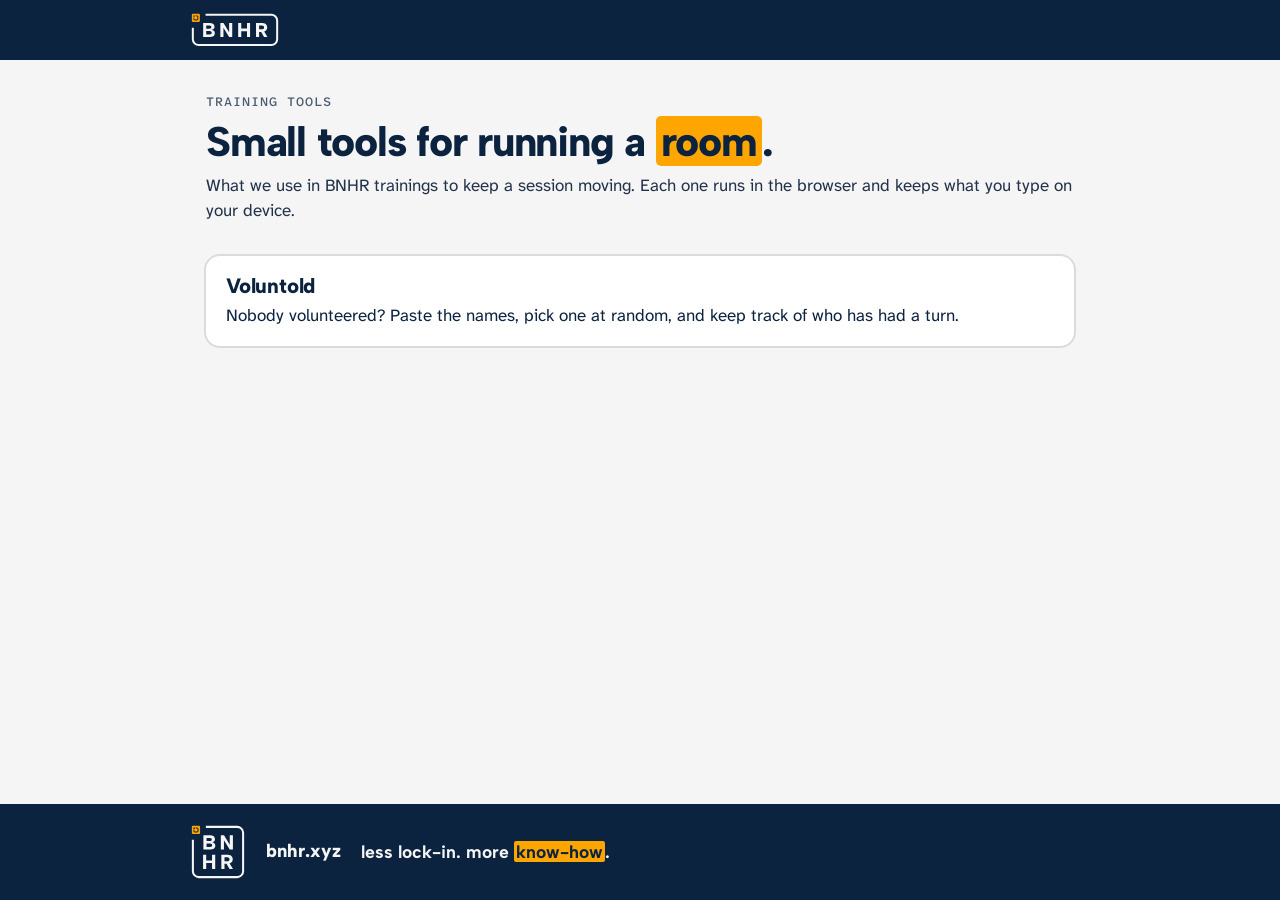
<file: index.html>
<!doctype html>
<html lang="en">
<head>
<meta charset="utf-8">
<meta name="viewport" content="width=device-width, initial-scale=1">
<title>BNHR Training Tools</title>
<meta name="description" content="Small tools we use in BNHR trainings, free for anyone running a room.">
<link rel="canonical" href="https://bnhr.xyz/training-tools/">
<meta property="og:type" content="website">
<meta property="og:site_name" content="BNHR">
<meta property="og:title" content="BNHR Training Tools">
<meta property="og:description" content="Small tools we use in BNHR trainings, free for anyone running a room.">
<meta property="og:url" content="https://bnhr.xyz/training-tools/">
<meta name="color-scheme" content="light dark">
<link rel="icon" href="assets/favicon.svg" type="image/svg+xml">
<link rel="stylesheet" href="assets/fonts.css">
<style>
  /* BNHR 2026 brand: core-light on a light system, core-dark on a dark one (tokens from branding/web-2026/tokens.css) */
  :root {
    --navy: #0c2340; --paper: #f5f5f5; --orange: #ffa500;
    --bg: #f5f5f5; --surface: #ffffff; --ink: #0c2340; --muted: #23324a; --subtle: #4a5a70; --hair: #d9dcdf;
    --band: #0c2340; --focus: #0c2340;
  }
  @media (prefers-color-scheme: dark) {
    :root { --bg: #0c2340; --surface: #10294a; --ink: #f5f5f5; --muted: #d3dbe6; --subtle: #a3b3c9; --hair: #283c56; --band: #10294a; --focus: #ffa500; }
  }
  * { box-sizing: border-box; }
  body { margin: 0; min-height: 100vh; display: flex; flex-direction: column; background: var(--bg); color: var(--ink); font-family: "Atkinson Hyperlegible Next", Arial, sans-serif; font-size: 17px; line-height: 1.5; }
  :focus-visible { outline: 3px solid var(--focus); outline-offset: 2px; }
  .topbar { background: var(--navy); padding: 12px 16px; }
  .topbar .inner, main, .band .inner { max-width: 900px; margin: 0 auto; }
  .topbar img { display: block; height: 36px; width: auto; }
  .topbar :focus-visible, .band :focus-visible { outline-color: var(--orange); }
  main { flex: 1; width: 100%; padding: 32px 16px 64px; }
  .kicker { font-family: "Atkinson Hyperlegible Mono", ui-monospace, monospace; font-weight: 500; font-size: 0.8rem; letter-spacing: 0.08em; text-transform: uppercase; color: var(--subtle); margin: 0 0 8px; }
  h1 { font-family: "Albert Sans", Arial, sans-serif; font-weight: 800; font-size: clamp(2rem, 5vw, 2.6rem); letter-spacing: -0.03em; line-height: 1.1; margin: 0 0 8px; }
  h1 em { font-style: normal; color: var(--navy); background: var(--orange); padding: 0 0.12em; border-radius: 0.12em; }
  .lead { margin: 0 0 32px; color: var(--muted); }
  ul { list-style: none; margin: 0; padding: 0; display: grid; gap: 16px; }
  li a { display: block; background: var(--surface); border-radius: 14px; padding: 18px 20px; text-decoration: none; color: var(--ink); box-shadow: 0 0 0 2px var(--hair); }
  li a:hover, li a:focus-visible { box-shadow: 0 0 0 3px var(--orange); outline: none; }
  .what { display: block; font-family: "Albert Sans", Arial, sans-serif; font-weight: 800; font-size: 1.3rem; letter-spacing: -0.01em; line-height: 1.2; margin: 0 0 4px; }
  .band { background: var(--band); color: var(--paper); padding: 20px 16px; }
  .band .inner { display: flex; flex-wrap: wrap; align-items: center; gap: 12px 20px; }
  .band img { display: block; height: 56px; width: auto; }
  .band .site { font-family: "Albert Sans", Arial, sans-serif; font-weight: 800; font-size: 1.15rem; color: var(--paper); text-decoration: none; }
  .band .tagline { font-family: "Albert Sans", Arial, sans-serif; font-weight: 700; font-size: 1.1rem; text-transform: lowercase; }
  .band .tagline em { font-style: normal; color: var(--navy); background: var(--orange); padding: 0 0.12em; border-radius: 0.12em; }
</style>
</head>
<body>
<header class="topbar"><div class="inner"><a href="https://bnhr.xyz/"><img src="assets/logo-on-navy.svg" alt="BNHR" width="982" height="391"></a></div></header>
<main>
  <p class="kicker">Training tools</p>
  <h1>Small tools for running a <em>room</em>.</h1>
  <p class="lead">What we use in BNHR trainings to keep a session moving. Each one runs in the browser and keeps what you type on your device.</p>
  <ul>
    <li><a href="voluntold/">
      <span class="what">Voluntold</span>
      Nobody volunteered? Paste the names, pick one at random, and keep track of who has had a turn.
    </a></li>
  </ul>
</main>
<footer class="band">
  <div class="inner">
    <img src="assets/logo-square-on-navy.svg" alt="BNHR">
    <a class="site" href="https://bnhr.xyz/">bnhr.xyz</a>
    <span class="tagline">less lock-in. more <em>know-how</em>.</span>
  </div>
</footer>
</body>
</html>
</file>
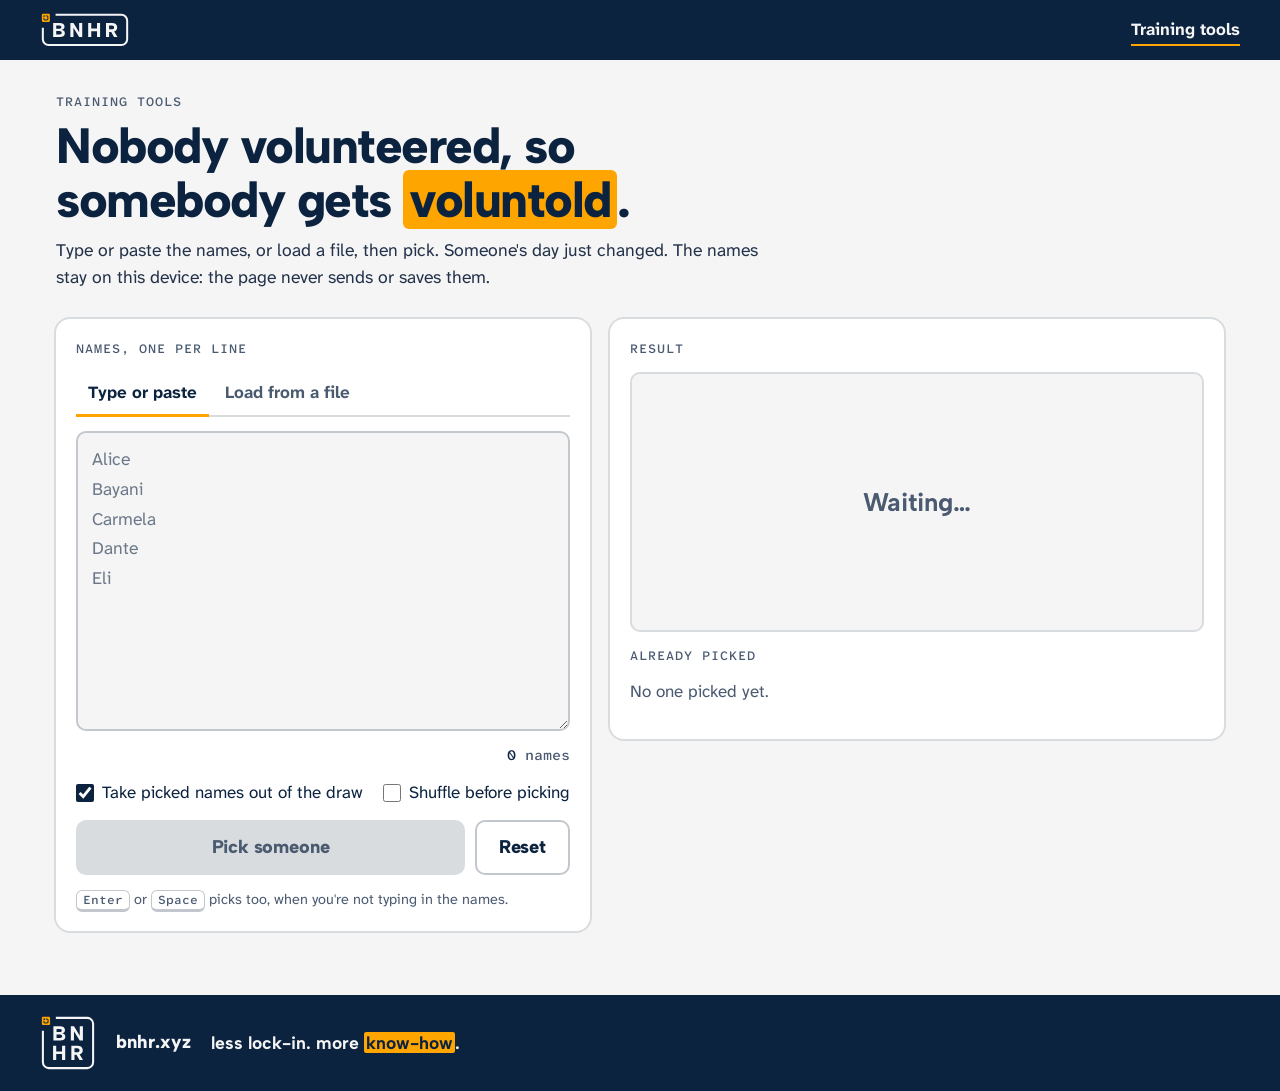
<file: voluntold/index.html>
<!doctype html>
<html lang="en">
<head>
<meta charset="utf-8">
<meta name="viewport" content="width=device-width, initial-scale=1">
<title>Voluntold · BNHR training tools</title>
<meta name="description" content="Nobody volunteered, so somebody gets voluntold: paste the names or load a file, and pick one at random.">
<link rel="canonical" href="https://bnhr.xyz/training-tools/voluntold/">
<meta property="og:type" content="website">
<meta property="og:site_name" content="BNHR">
<meta property="og:title" content="Voluntold">
<meta property="og:description" content="Nobody volunteered, so somebody gets voluntold: paste the names or load a file, and pick one at random.">
<meta property="og:url" content="https://bnhr.xyz/training-tools/voluntold/">
<meta name="color-scheme" content="light dark">
<link rel="icon" href="favicon.svg" type="image/svg+xml">
<link rel="stylesheet" href="fonts.css">
<style>
  /* BNHR 2026 brand: core-light on a light system, core-dark on a dark one (tokens from branding/web-2026/tokens.css).
     Navy header and straight footer band, Albert Sans 800 headlines, Atkinson Hyperlegible Next text, Atkinson
     Hyperlegible Mono labels, and the highlight: navy on the orange block, its full stop outside. */
  :root {
    --navy: #0c2340;
    --paper: #f5f5f5;
    --orange: #ffa500;
    --hazard: #ffd400;

    --bg: #f5f5f5;
    --surface: #ffffff;
    --ink: #0c2340;
    --muted: #23324a;
    --subtle: #4a5a70;
    --rule: #c2c7cd;
    --hair: #d9dcdf;
    --band: #0c2340;
    --focus: #0c2340;
    --tint: #ebeef2;

    --display: "Albert Sans", Arial, sans-serif;
    --text: "Atkinson Hyperlegible Next", Arial, sans-serif;
    --mono: "Atkinson Hyperlegible Mono", ui-monospace, monospace;
    --radius: 14px;
  }
  @media (prefers-color-scheme: dark) {
    :root {
      --bg: #0c2340;
      --surface: #10294a;
      --ink: #f5f5f5;
      --muted: #d3dbe6;
      --subtle: #a3b3c9;
      --rule: #3f5168;
      --hair: #283c56;
      --band: #10294a;
      --focus: #ffa500;
      --tint: #15335a;
    }
  }

  * { box-sizing: border-box; }
  html { -webkit-text-size-adjust: 100%; }
  body {
    margin: 0; min-height: 100vh; display: flex; flex-direction: column;
    background: var(--bg); color: var(--ink);
    font-family: var(--text); font-size: 17px; line-height: 1.5;
  }
  button, input, textarea { font: inherit; color: inherit; }
  :focus-visible { outline: 3px solid var(--focus); outline-offset: 2px; }
  a { color: inherit; text-decoration-color: var(--orange); text-decoration-thickness: 2px; text-underline-offset: 3px; }

  /* The highlight: navy words on the orange block */
  em.hl, h1 em {
    font-style: normal; color: var(--navy); background: var(--orange);
    padding: 0 0.12em; border-radius: 0.12em;
    -webkit-box-decoration-break: clone; box-decoration-break: clone;
  }

  /* Header: the horizontal logo on navy, and the way back to the other tools */
  .topbar { background: var(--navy); color: var(--paper); padding: 12px 16px; }
  .topbar .inner { max-width: 1200px; margin: 0 auto; display: flex; align-items: center; justify-content: space-between; gap: 16px; }
  .topbar img { display: block; height: 36px; width: auto; }
  .topbar nav a { color: var(--paper); text-decoration: none; font-weight: 700; padding: 4px 0; border-bottom: 2px solid var(--orange); }
  .topbar :focus-visible, .band :focus-visible { outline-color: var(--orange); }

  main { flex: 1; width: 100%; max-width: 1200px; margin: 0 auto; padding: 32px 16px 48px; }

  .kicker {
    font-family: var(--mono); font-weight: 500; font-size: 0.8rem; letter-spacing: 0.08em; text-transform: uppercase;
    color: var(--subtle); margin: 0 0 8px;
  }
  h1 {
    font-family: var(--display); font-weight: 800; font-size: clamp(2rem, 4.6vw, 3.1rem);
    letter-spacing: -0.03em; line-height: 1.08; margin: 0 0 12px; max-width: 18em; text-wrap: balance;
  }
  .lead { margin: 0 0 28px; color: var(--muted); font-size: 1.1rem; max-width: 40em; }

  .workspace { display: grid; grid-template-columns: minmax(0, 1fr) minmax(0, 1.15fr); gap: 20px; align-items: start; }
  .panel {
    background: var(--surface); border-radius: var(--radius); box-shadow: 0 0 0 2px var(--hair);
    padding: 20px; display: flex; flex-direction: column; gap: 14px; min-width: 0;
  }
  .panel h2 { margin: 0; }

  /* Names: type or paste, or load a file */
  .tabs { display: flex; gap: 4px; border-bottom: 2px solid var(--hair); }
  .tabs button {
    background: none; border: 0; border-bottom: 3px solid transparent; margin-bottom: -2px;
    padding: 8px 12px; font-weight: 700; color: var(--subtle); cursor: pointer;
  }
  .tabs button:hover { color: var(--ink); }
  .tabs button[aria-selected="true"] { color: var(--ink); border-bottom-color: var(--orange); }
  .tab-panel { display: flex; flex-direction: column; }
  .tab-panel[hidden] { display: none; }

  textarea {
    width: 100%; min-height: 300px; resize: vertical;
    background: var(--bg); border: 2px solid var(--rule); border-radius: 10px;
    padding: 12px 14px; font-size: 1.1rem; line-height: 1.7;
  }
  textarea:focus-visible { outline: none; border-color: var(--focus); box-shadow: 0 0 0 1px var(--focus); }
  textarea::placeholder { color: var(--subtle); opacity: 0.8; }
  textarea[readonly] { opacity: 0.7; }

  .drop-zone {
    position: relative; min-height: 300px; padding: 24px;
    display: flex; flex-direction: column; align-items: center; justify-content: center; gap: 10px; text-align: center;
    background: var(--bg); border: 2px dashed var(--rule); border-radius: 10px; cursor: pointer;
  }
  .drop-zone:hover, .drop-zone.drag-over { border-color: var(--ink); background: var(--tint); }
  .drop-zone:focus-within { outline: 3px solid var(--focus); outline-offset: 2px; }
  .drop-zone input { position: absolute; inset: 0; width: 100%; height: 100%; opacity: 0; cursor: pointer; }
  .drop-zone svg { width: 44px; height: 44px; pointer-events: none; }
  .drop-zone .icon-error { display: none; }
  .drop-zone.error .icon-file { display: none; }
  .drop-zone.error .icon-error { display: block; }
  .drop-text { font-family: var(--display); font-weight: 700; font-size: 1.2rem; pointer-events: none; }
  .drop-sub { color: var(--subtle); pointer-events: none; }

  .name-count { margin: 0; font-family: var(--mono); font-size: 0.9rem; color: var(--subtle); text-align: right; }
  .name-count strong { color: var(--ink); font-weight: 500; }

  .options { display: flex; flex-wrap: wrap; gap: 8px 20px; border: 0; margin: 0; padding: 0; }
  .option { display: flex; align-items: center; gap: 8px; cursor: pointer; user-select: none; }
  .option input { width: 18px; height: 18px; margin: 0; accent-color: var(--ink); cursor: pointer; }

  .controls { display: flex; flex-wrap: wrap; gap: 10px; }
  .btn {
    border: 2px solid transparent; border-radius: 10px; padding: 12px 22px; cursor: pointer;
    font-family: var(--display); font-weight: 800; font-size: 1.15rem; letter-spacing: -0.01em;
  }
  .btn-pick { flex: 1; background: var(--orange); color: var(--navy); }
  .btn-pick:hover:not(:disabled) { box-shadow: inset 0 0 0 2px var(--navy); }
  .btn-pick:disabled { background: var(--hair); color: var(--subtle); cursor: not-allowed; }
  .btn-reset { background: transparent; color: var(--ink); border-color: var(--rule); }
  .btn-reset:hover { border-color: var(--ink); }
  .hint { margin: 0; font-size: 0.9rem; color: var(--subtle); }
  kbd { font-family: var(--mono); font-size: 0.85em; padding: 1px 6px; border: 1.5px solid var(--rule); border-bottom-width: 3px; border-radius: 6px; }

  /* Result: big enough to read on a projector at the back of the room */
  .result-box {
    min-height: 260px; padding: 28px 20px; border-radius: 10px;
    background: var(--bg); box-shadow: inset 0 0 0 2px var(--hair);
    display: flex; flex-direction: column; align-items: center; justify-content: center; gap: 10px; text-align: center;
  }
  .result-box.picked { box-shadow: inset 0 0 0 3px var(--orange); }
  .result-placeholder { margin: 0; font-family: var(--display); font-weight: 700; font-size: 1.6rem; color: var(--subtle); }
  .result-label { margin: 0; }
  .result-name {
    margin: 0; max-width: 100%; overflow-wrap: anywhere;
    font-family: var(--display); font-weight: 800; font-size: clamp(2.4rem, 6vw, 5rem); letter-spacing: -0.035em; line-height: 1.25;
  }
  .result-box.picked .result-name span {
    color: var(--navy); background: var(--orange); padding: 0 0.14em; border-radius: 0.1em;
    -webkit-box-decoration-break: clone; box-decoration-break: clone;
  }
  .result-box.rolling .result-name { color: var(--subtle); }

  .picked-head { display: flex; justify-content: space-between; align-items: baseline; gap: 12px; }
  .picked-list { list-style: none; margin: 0; padding: 0; max-height: 280px; overflow-y: auto; }
  .picked-list li { display: flex; align-items: center; gap: 12px; padding: 6px 4px; border-bottom: 1px solid var(--hair); animation: arrive 0.25s ease; }
  .picked-list li:last-child { border-bottom: 0; }
  .pick-num { font-family: var(--mono); font-size: 0.85rem; color: var(--subtle); min-width: 2.2em; text-align: right; }
  .pick-name { flex: 1; font-weight: 700; overflow-wrap: anywhere; }
  .pick-remove {
    background: none; border: 0; border-radius: 6px; width: 32px; height: 32px; cursor: pointer;
    color: var(--subtle); font-size: 1.3rem; line-height: 1;
  }
  .pick-remove:hover { color: var(--ink); background: var(--tint); }
  .picked-empty { margin: 0; color: var(--subtle); }
  @keyframes arrive { from { opacity: 0; transform: translateX(-6px); } to { opacity: 1; transform: none; } }

  /* Footer: the straight band, with the square logo, bnhr.xyz and the tagline */
  .band { background: var(--band); color: var(--paper); padding: 20px 16px; margin-top: 16px; }
  .band .inner { max-width: 1200px; margin: 0 auto; display: flex; flex-wrap: wrap; align-items: center; gap: 12px 20px; }
  .band img { display: block; height: 56px; width: auto; }
  .band .site { font-family: var(--display); font-weight: 800; font-size: 1.15rem; color: var(--paper); text-decoration: none; }
  .band .tagline { font-family: var(--display); font-weight: 700; font-size: 1.1rem; text-transform: lowercase; }
  .band .tagline em { font-style: normal; color: var(--navy); background: var(--orange); padding: 0 0.12em; border-radius: 0.12em; }

  .visually-hidden { position: absolute; width: 1px; height: 1px; overflow: hidden; clip-path: inset(50%); white-space: nowrap; }

  @media (max-width: 860px) {
    .workspace { grid-template-columns: 1fr; }
    textarea, .drop-zone { min-height: 180px; }
    .result-box { min-height: 160px; }
    .picked-list { max-height: 220px; }
  }
  @media (prefers-reduced-motion: reduce) {
    .picked-list li { animation: none; }
  }
</style>
</head>
<body>

<header class="topbar">
  <div class="inner">
    <a href="https://bnhr.xyz/"><img src="logo-on-navy.svg" alt="BNHR" width="982" height="391"></a>
    <nav aria-label="BNHR training tools"><a href="../">Training tools</a></nav>
  </div>
</header>

<main>
  <p class="kicker">Training tools</p>
  <h1>Nobody volunteered, so somebody gets <em>voluntold</em>.</h1>
  <p class="lead">Type or paste the names, or load a file, then pick. Someone's day just changed. The names stay on this device: the page never sends or saves them.</p>

  <div class="workspace">

    <section class="panel" aria-labelledby="names-heading">
      <h2 class="kicker" id="names-heading">Names, one per line</h2>

      <div class="tabs" role="tablist" aria-labelledby="names-heading">
        <button type="button" role="tab" id="tab-type" aria-controls="panel-type" aria-selected="true">Type or paste</button>
        <button type="button" role="tab" id="tab-file" aria-controls="panel-file" aria-selected="false" tabindex="-1">Load from a file</button>
      </div>

      <div class="tab-panel" id="panel-type" role="tabpanel" aria-labelledby="tab-type">
        <label class="visually-hidden" for="names-input">Names, one per line</label>
        <textarea id="names-input" placeholder="Alice&#10;Bayani&#10;Carmela&#10;Dante&#10;Eli" spellcheck="false" autocomplete="off"></textarea>
      </div>

      <div class="tab-panel" id="panel-file" role="tabpanel" aria-labelledby="tab-file" hidden>
        <div class="drop-zone" id="drop-zone">
          <input type="file" id="file-input" accept=".txt,text/plain" aria-describedby="drop-sub">
          <svg class="icon-file" viewBox="0 0 24 24" fill="none" stroke="currentColor" stroke-width="1.8" stroke-linejoin="round" aria-hidden="true"><path d="M14 3H6.5A1.5 1.5 0 0 0 5 4.5v15A1.5 1.5 0 0 0 6.5 21h11a1.5 1.5 0 0 0 1.5-1.5V8z"/><path d="M14 3v5h5M8.5 12.5h7M8.5 16h5"/></svg>
          <svg class="icon-error" viewBox="0 0 24 24" aria-hidden="true"><path d="M12 3 2 20.5h20z" fill="#ffd400" stroke="#0c2340" stroke-width="1.6" stroke-linejoin="round"/><path d="M12 9.5v5" stroke="#0c2340" stroke-width="2" stroke-linecap="round"/><circle cx="12" cy="17.4" r="1.15" fill="#0c2340"/></svg>
          <div class="drop-text" id="drop-text" aria-live="polite">Drop a .txt file here</div>
          <div class="drop-sub" id="drop-sub">or click to choose one: a plain text file, one name per line</div>
        </div>
      </div>

      <p class="name-count" id="name-count">0 names</p>

      <fieldset class="options">
        <legend class="visually-hidden">Options</legend>
        <label class="option"><input type="checkbox" id="opt-remove" checked> Take picked names out of the draw</label>
        <label class="option"><input type="checkbox" id="opt-shuffle"> Shuffle before picking</label>
      </fieldset>

      <div class="controls">
        <button type="button" class="btn btn-pick" id="btn-pick" disabled>Pick someone</button>
        <button type="button" class="btn btn-reset" id="btn-reset" title="Clear the picked list and put every name back in the draw">Reset</button>
      </div>
      <p class="hint"><kbd>Enter</kbd> or <kbd>Space</kbd> picks too, when you're not typing in the names.</p>
    </section>

    <section class="panel" aria-labelledby="result-heading">
      <h2 class="kicker" id="result-heading">Result</h2>

      <div class="result-box" id="result-box" aria-live="polite">
        <p class="result-placeholder" id="result-placeholder">Waiting…</p>
        <p class="kicker result-label" id="result-label" hidden>Voluntold</p>
        <p class="result-name" id="result-name" hidden><span></span></p>
      </div>

      <div class="picked-head">
        <h2 class="kicker" id="picked-heading">Already picked</h2>
      </div>
      <p class="picked-empty" id="picked-empty">No one picked yet.</p>
      <ol class="picked-list" id="picked-list" aria-labelledby="picked-heading"></ol>
    </section>

  </div>
</main>

<footer class="band">
  <div class="inner">
    <img src="logo-square-on-navy.svg" alt="BNHR">
    <a class="site" href="https://bnhr.xyz/">bnhr.xyz</a>
    <span class="tagline">less lock-in. more <em>know-how</em>.</span>
  </div>
</footer>

<script>
  const $ = id => document.getElementById(id);
  const namesInput = $('names-input');
  const countEl = $('name-count');
  const btnPick = $('btn-pick');
  const btnReset = $('btn-reset');
  const resultBox = $('result-box');
  const resultPh = $('result-placeholder');
  const resultLbl = $('result-label');
  const resultName = $('result-name');
  const resultText = resultName.querySelector('span');
  const pickedList = $('picked-list');
  const pickedEmpty = $('picked-empty');
  const optRemove = $('opt-remove');
  const optShuffle = $('opt-shuffle');
  const fileInput = $('file-input');
  const dropZone = $('drop-zone');
  const dropText = $('drop-text');
  const dropSub = $('drop-sub');
  const tabs = [...document.querySelectorAll('[role="tab"]')];

  const SHUFFLE_MS = 1400;
  const SHUFFLE_STEP_MS = 80;
  const DROP_TEXT = dropText.textContent;
  const DROP_SUB = dropSub.textContent;

  let pickedNames = [];
  const removedSet = new Set();
  let shuffleTimer = null;   // set only while a shuffle runs, so a pick can't start on top of one
  let dropTimer = null;

  // ── Tabs ──
  function switchToTab(tab, focus) {
    for (const t of tabs) {
      const on = t === tab;
      t.setAttribute('aria-selected', String(on));
      t.tabIndex = on ? 0 : -1;
      $(t.getAttribute('aria-controls')).hidden = !on;
    }
    if (focus) tab.focus();
  }

  tabs.forEach((tab, i) => {
    tab.addEventListener('click', () => switchToTab(tab));
    tab.addEventListener('keydown', e => {
      const step = { ArrowRight: 1, ArrowLeft: -1 }[e.key];
      if (!step) return;
      e.preventDefault();
      switchToTab(tabs[(i + step + tabs.length) % tabs.length], true);
    });
  });

  // ── Names always come from the text box; each name counts once ──
  function getNames() {
    return [...new Set(namesInput.value.split(/\r?\n/).map(n => n.trim()).filter(Boolean))];
  }

  function getPool() {
    const all = getNames();
    return optRemove.checked ? all.filter(n => !removedSet.has(n)) : all;
  }

  function updateUI() {
    const all = getNames();
    const pool = getPool();
    const showRemaining = optRemove.checked && pool.length !== all.length;

    countEl.innerHTML = `<strong>${all.length}</strong> name${all.length === 1 ? '' : 's'}`
      + (showRemaining ? ` · <strong>${pool.length}</strong> left in the draw` : '');

    btnPick.disabled = shuffleTimer !== null || pool.length === 0;
    btnPick.textContent = all.length > 0 && pool.length === 0 ? 'Everyone picked' : 'Pick someone';
  }

  // ── File loading: fills the text box and switches back to it ──
  function loadFile(file) {
    if (!file || !(file.type === 'text/plain' || /\.txt$/i.test(file.name))) {
      showDropError('Please use a .txt file');
      return;
    }
    const reader = new FileReader();
    reader.onload = () => {
      const lines = String(reader.result).split(/\r?\n/).map(n => n.trim()).filter(Boolean);
      if (lines.length === 0) {
        showDropError('That file is empty');
        return;
      }
      namesInput.value = lines.join('\n');
      resetDropZone();
      switchToTab(tabs[0]);
      namesInput.focus();
      updateUI();
    };
    reader.onerror = () => showDropError("Couldn't read that file");
    reader.readAsText(file);
  }

  function showDropError(msg) {
    clearTimeout(dropTimer);
    dropZone.classList.add('error');
    dropText.textContent = msg;
    dropSub.textContent = 'Try another file.';
    fileInput.value = '';
    dropTimer = setTimeout(resetDropZone, 3000);
  }

  function resetDropZone() {
    clearTimeout(dropTimer);
    dropZone.classList.remove('drag-over', 'error');
    dropText.textContent = DROP_TEXT;
    dropSub.textContent = DROP_SUB;
    fileInput.value = '';
  }

  fileInput.addEventListener('change', () => { if (fileInput.files[0]) loadFile(fileInput.files[0]); });
  dropZone.addEventListener('dragover', e => { e.preventDefault(); dropZone.classList.add('drag-over'); });
  dropZone.addEventListener('dragleave', () => dropZone.classList.remove('drag-over'));
  dropZone.addEventListener('drop', e => {
    e.preventDefault();
    dropZone.classList.remove('drag-over');
    if (e.dataTransfer.files[0]) loadFile(e.dataTransfer.files[0]);
  });

  // ── Picked list ──
  function renderPicked() {
    pickedList.replaceChildren(...pickedNames.map((name, i) => {
      const li = document.createElement('li');
      const num = document.createElement('span');
      num.className = 'pick-num';
      num.textContent = `${i + 1}.`;
      const nm = document.createElement('span');
      nm.className = 'pick-name';
      nm.textContent = name;
      const rm = document.createElement('button');
      rm.type = 'button';
      rm.className = 'pick-remove';
      rm.dataset.index = i;
      rm.textContent = '×';
      rm.title = 'Take off the picked list';
      rm.setAttribute('aria-label', `Take ${name} off the picked list`);
      li.append(num, nm, rm);
      return li;
    }));
    pickedEmpty.hidden = pickedNames.length > 0;
    pickedList.scrollTop = pickedList.scrollHeight;
  }

  pickedList.addEventListener('click', e => {
    const btn = e.target.closest('.pick-remove');
    if (!btn) return;
    const [name] = pickedNames.splice(Number(btn.dataset.index), 1);
    if (!pickedNames.includes(name)) removedSet.delete(name);
    renderPicked();
    updateUI();
  });

  // ── Pick ──
  const randomFrom = list => list[Math.floor(Math.random() * list.length)];

  function showName(name, state) {
    resultPh.hidden = true;
    resultLbl.hidden = false;
    resultName.hidden = false;
    resultText.textContent = name;
    resultBox.classList.toggle('rolling', state === 'rolling');
    resultBox.classList.toggle('picked', state === 'picked');
    resultBox.setAttribute('aria-busy', String(state === 'rolling'));
  }

  function stopShuffle() {
    clearInterval(shuffleTimer);
    shuffleTimer = null;
    namesInput.readOnly = false;
  }

  function land(name) {
    stopShuffle();
    showName(name, 'picked');
    if (optRemove.checked) removedSet.add(name);
    pickedNames.push(name);
    renderPicked();
    updateUI();
  }

  function pick() {
    const pool = getPool();
    if (shuffleTimer !== null || pool.length === 0) return;
    const chosen = randomFrom(pool);
    if (!optShuffle.checked) {
      land(chosen);
      return;
    }
    // The names are fixed while the shuffle runs, so what it lands on is still in the list
    namesInput.readOnly = true;
    showName(randomFrom(pool), 'rolling');
    let elapsed = 0;
    shuffleTimer = setInterval(() => {
      elapsed += SHUFFLE_STEP_MS;
      if (elapsed >= SHUFFLE_MS) land(chosen);
      else showName(randomFrom(pool), 'rolling');
    }, SHUFFLE_STEP_MS);
    updateUI();
  }

  // ── Reset ──
  function reset() {
    stopShuffle();
    pickedNames = [];
    removedSet.clear();
    resultPh.hidden = false;
    resultLbl.hidden = true;
    resultName.hidden = true;
    resultText.textContent = '';
    resultBox.classList.remove('picked', 'rolling');
    resultBox.removeAttribute('aria-busy');
    renderPicked();
    updateUI();
  }

  namesInput.addEventListener('input', updateUI);
  optRemove.addEventListener('change', updateUI);
  btnPick.addEventListener('click', pick);
  btnReset.addEventListener('click', reset);

  // Enter or Space picks from anywhere on the page, but never takes those keys from a control that has them
  document.addEventListener('keydown', e => {
    if (e.key !== 'Enter' && e.key !== ' ') return;
    if (e.repeat || e.altKey || e.ctrlKey || e.metaKey) return;
    if (e.target.closest('input, textarea, select, button, a, [contenteditable]')) return;
    e.preventDefault();
    pick();
  });

  renderPicked();
  updateUI();
</script>
</body>
</html>
</file>
<file: assets/fonts.css>
/* BNHR 2026 web fonts, copied from the brand's web kit (branding/web-2026/fonts.css): the faces this page uses.
   SIL Open Font License, in fonts/. */

@font-face {
  font-family: 'Albert Sans';
  font-style: normal;
  font-display: swap;
  font-weight: 100 900;
  src: url('fonts/albert-sans-latin-ext-wght-normal.woff2') format('woff2');
  unicode-range: U+0100-02BA,U+02BD-02C5,U+02C7-02CC,U+02CE-02D7,U+02DD-02FF,U+0304,U+0308,U+0329,U+1D00-1DBF,U+1E00-1E9F,U+1EF2-1EFF,U+2020,U+20A0-20AB,U+20AD-20C0,U+2113,U+2C60-2C7F,U+A720-A7FF;
}

@font-face {
  font-family: 'Albert Sans';
  font-style: normal;
  font-display: swap;
  font-weight: 100 900;
  src: url('fonts/albert-sans-latin-wght-normal.woff2') format('woff2');
  unicode-range: U+0000-00FF,U+0131,U+0152-0153,U+02BB-02BC,U+02C6,U+02DA,U+02DC,U+0304,U+0308,U+0329,U+2000-206F,U+20AC,U+2122,U+2191,U+2193,U+2212,U+2215,U+FEFF,U+FFFD;
}

@font-face {
  font-family: 'Atkinson Hyperlegible Next';
  font-style: normal;
  font-display: swap;
  font-weight: 400;
  src: url('fonts/atkinson-hyperlegible-next-latin-ext-400-normal.woff2') format('woff2');
  unicode-range: U+0100-02BA,U+02BD-02C5,U+02C7-02CC,U+02CE-02D7,U+02DD-02FF,U+0304,U+0308,U+0329,U+1D00-1DBF,U+1E00-1E9F,U+1EF2-1EFF,U+2020,U+20A0-20AB,U+20AD-20C0,U+2113,U+2C60-2C7F,U+A720-A7FF;
}

@font-face {
  font-family: 'Atkinson Hyperlegible Next';
  font-style: normal;
  font-display: swap;
  font-weight: 700;
  src: url('fonts/atkinson-hyperlegible-next-latin-ext-700-normal.woff2') format('woff2');
  unicode-range: U+0100-02BA,U+02BD-02C5,U+02C7-02CC,U+02CE-02D7,U+02DD-02FF,U+0304,U+0308,U+0329,U+1D00-1DBF,U+1E00-1E9F,U+1EF2-1EFF,U+2020,U+20A0-20AB,U+20AD-20C0,U+2113,U+2C60-2C7F,U+A720-A7FF;
}

@font-face {
  font-family: 'Atkinson Hyperlegible Next';
  font-style: normal;
  font-display: swap;
  font-weight: 400;
  src: url('fonts/atkinson-hyperlegible-next-latin-400-normal.woff2') format('woff2');
  unicode-range: U+0000-00FF,U+0131,U+0152-0153,U+02BB-02BC,U+02C6,U+02DA,U+02DC,U+0304,U+0308,U+0329,U+2000-206F,U+20AC,U+2122,U+2191,U+2193,U+2212,U+2215,U+FEFF,U+FFFD;
}

@font-face {
  font-family: 'Atkinson Hyperlegible Next';
  font-style: normal;
  font-display: swap;
  font-weight: 700;
  src: url('fonts/atkinson-hyperlegible-next-latin-700-normal.woff2') format('woff2');
  unicode-range: U+0000-00FF,U+0131,U+0152-0153,U+02BB-02BC,U+02C6,U+02DA,U+02DC,U+0304,U+0308,U+0329,U+2000-206F,U+20AC,U+2122,U+2191,U+2193,U+2212,U+2215,U+FEFF,U+FFFD;
}

@font-face {
  font-family: 'Atkinson Hyperlegible Mono';
  font-style: normal;
  font-display: swap;
  font-weight: 500;
  src: url('fonts/atkinson-hyperlegible-mono-latin-ext-500-normal.woff2') format('woff2');
  unicode-range: U+0100-02BA,U+02BD-02C5,U+02C7-02CC,U+02CE-02D7,U+02DD-02FF,U+0304,U+0308,U+0329,U+1D00-1DBF,U+1E00-1E9F,U+1EF2-1EFF,U+2020,U+20A0-20AB,U+20AD-20C0,U+2113,U+2C60-2C7F,U+A720-A7FF;
}

@font-face {
  font-family: 'Atkinson Hyperlegible Mono';
  font-style: normal;
  font-display: swap;
  font-weight: 500;
  src: url('fonts/atkinson-hyperlegible-mono-latin-500-normal.woff2') format('woff2');
  unicode-range: U+0000-00FF,U+0131,U+0152-0153,U+02BB-02BC,U+02C6,U+02DA,U+02DC,U+0304,U+0308,U+0329,U+2000-206F,U+20AC,U+2122,U+2191,U+2193,U+2212,U+2215,U+FEFF,U+FFFD;
}
</file>
<file: voluntold/fonts.css>
/* BNHR 2026 web fonts, copied from the brand's web kit (branding/web-2026/fonts.css): the faces this page uses.
   SIL Open Font License, in fonts/. */

@font-face {
  font-family: 'Albert Sans';
  font-style: normal;
  font-display: swap;
  font-weight: 100 900;
  src: url('fonts/albert-sans-latin-ext-wght-normal.woff2') format('woff2');
  unicode-range: U+0100-02BA,U+02BD-02C5,U+02C7-02CC,U+02CE-02D7,U+02DD-02FF,U+0304,U+0308,U+0329,U+1D00-1DBF,U+1E00-1E9F,U+1EF2-1EFF,U+2020,U+20A0-20AB,U+20AD-20C0,U+2113,U+2C60-2C7F,U+A720-A7FF;
}

@font-face {
  font-family: 'Albert Sans';
  font-style: normal;
  font-display: swap;
  font-weight: 100 900;
  src: url('fonts/albert-sans-latin-wght-normal.woff2') format('woff2');
  unicode-range: U+0000-00FF,U+0131,U+0152-0153,U+02BB-02BC,U+02C6,U+02DA,U+02DC,U+0304,U+0308,U+0329,U+2000-206F,U+20AC,U+2122,U+2191,U+2193,U+2212,U+2215,U+FEFF,U+FFFD;
}

@font-face {
  font-family: 'Atkinson Hyperlegible Next';
  font-style: normal;
  font-display: swap;
  font-weight: 400;
  src: url('fonts/atkinson-hyperlegible-next-latin-ext-400-normal.woff2') format('woff2');
  unicode-range: U+0100-02BA,U+02BD-02C5,U+02C7-02CC,U+02CE-02D7,U+02DD-02FF,U+0304,U+0308,U+0329,U+1D00-1DBF,U+1E00-1E9F,U+1EF2-1EFF,U+2020,U+20A0-20AB,U+20AD-20C0,U+2113,U+2C60-2C7F,U+A720-A7FF;
}

@font-face {
  font-family: 'Atkinson Hyperlegible Next';
  font-style: normal;
  font-display: swap;
  font-weight: 700;
  src: url('fonts/atkinson-hyperlegible-next-latin-ext-700-normal.woff2') format('woff2');
  unicode-range: U+0100-02BA,U+02BD-02C5,U+02C7-02CC,U+02CE-02D7,U+02DD-02FF,U+0304,U+0308,U+0329,U+1D00-1DBF,U+1E00-1E9F,U+1EF2-1EFF,U+2020,U+20A0-20AB,U+20AD-20C0,U+2113,U+2C60-2C7F,U+A720-A7FF;
}

@font-face {
  font-family: 'Atkinson Hyperlegible Next';
  font-style: normal;
  font-display: swap;
  font-weight: 400;
  src: url('fonts/atkinson-hyperlegible-next-latin-400-normal.woff2') format('woff2');
  unicode-range: U+0000-00FF,U+0131,U+0152-0153,U+02BB-02BC,U+02C6,U+02DA,U+02DC,U+0304,U+0308,U+0329,U+2000-206F,U+20AC,U+2122,U+2191,U+2193,U+2212,U+2215,U+FEFF,U+FFFD;
}

@font-face {
  font-family: 'Atkinson Hyperlegible Next';
  font-style: normal;
  font-display: swap;
  font-weight: 700;
  src: url('fonts/atkinson-hyperlegible-next-latin-700-normal.woff2') format('woff2');
  unicode-range: U+0000-00FF,U+0131,U+0152-0153,U+02BB-02BC,U+02C6,U+02DA,U+02DC,U+0304,U+0308,U+0329,U+2000-206F,U+20AC,U+2122,U+2191,U+2193,U+2212,U+2215,U+FEFF,U+FFFD;
}

@font-face {
  font-family: 'Atkinson Hyperlegible Mono';
  font-style: normal;
  font-display: swap;
  font-weight: 500;
  src: url('fonts/atkinson-hyperlegible-mono-latin-ext-500-normal.woff2') format('woff2');
  unicode-range: U+0100-02BA,U+02BD-02C5,U+02C7-02CC,U+02CE-02D7,U+02DD-02FF,U+0304,U+0308,U+0329,U+1D00-1DBF,U+1E00-1E9F,U+1EF2-1EFF,U+2020,U+20A0-20AB,U+20AD-20C0,U+2113,U+2C60-2C7F,U+A720-A7FF;
}

@font-face {
  font-family: 'Atkinson Hyperlegible Mono';
  font-style: normal;
  font-display: swap;
  font-weight: 500;
  src: url('fonts/atkinson-hyperlegible-mono-latin-500-normal.woff2') format('woff2');
  unicode-range: U+0000-00FF,U+0131,U+0152-0153,U+02BB-02BC,U+02C6,U+02DA,U+02DC,U+0304,U+0308,U+0329,U+2000-206F,U+20AC,U+2122,U+2191,U+2193,U+2212,U+2215,U+FEFF,U+FFFD;
}
</file>
